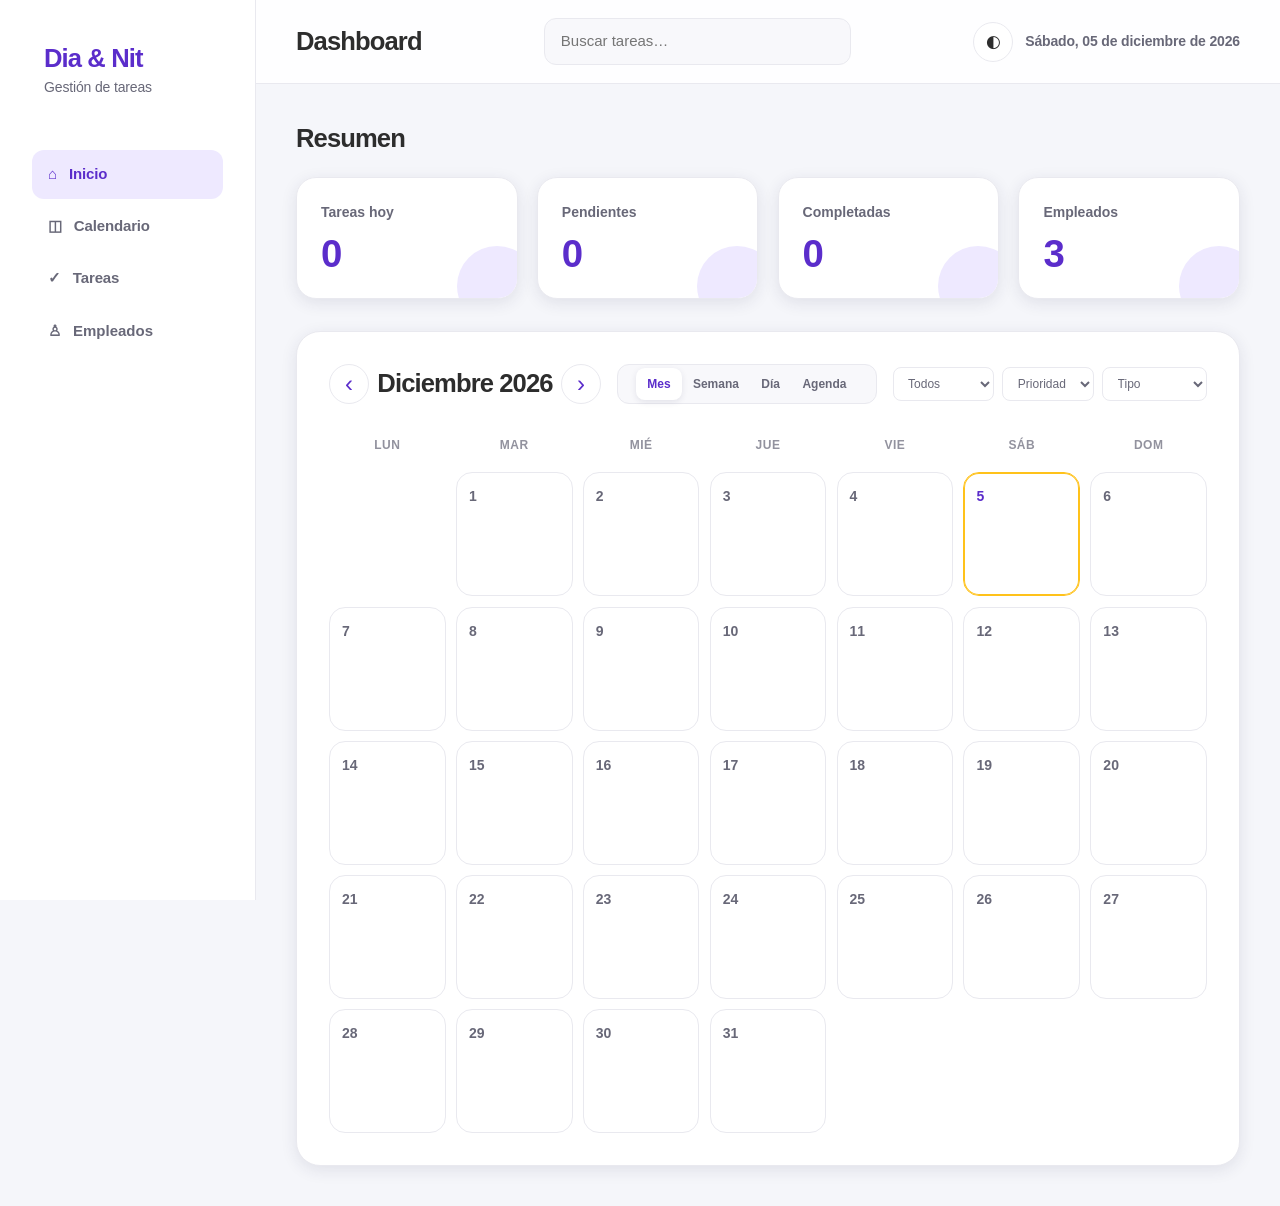
<file: index.html>
<!DOCTYPE html>
<html lang="es">
<head>
    <meta charset="UTF-8">
    <meta name="viewport" content="width=device-width, initial-scale=1.0">
    <meta name="theme-color" content="#5B2DCB">
    <meta name="mobile-web-app-capable" content="yes">
    <meta name="apple-mobile-web-app-capable" content="yes">
    <meta name="apple-mobile-web-app-status-bar-style" content="default">
    <meta name="description" content="Gestión local de tareas y empleados para Dia & Nit.">
    <title>Dia & Nit — Gestión de tareas</title>
    <link rel="manifest" href="manifest.json">
    <link rel="icon" href="assets/icons/icon-192.png" sizes="192x192" type="image/png">
    <link rel="apple-touch-icon" href="assets/icons/icon-192.png">
    <link rel="stylesheet" href="assets/css/style.css">
</head>
<body>
    <div id="app">
        <aside id="sidebar" aria-label="Navegación principal">
            <div class="logo">
                <h1>Dia & Nit</h1>
                <p>Gestión de tareas</p>
                <!-- <button id="employeesButton" class="header-button" type="button">Empleados</button> -->
            </div>
            <nav>
                <ul class="menu">
                    <li class="active"><a href="#content" aria-current="page"><span aria-hidden="true">⌂</span><span>Inicio</span></a></li>
                    <li><a href="#calendar"><span aria-hidden="true">◫</span><span>Calendario</span></a></li>
                    <li><a href="#content"><span aria-hidden="true">✓</span><span>Tareas</span></a></li>
                    <li><button class="menu-button" type="button" data-open-employees><span aria-hidden="true">♙</span><span>Empleados</span></button></li>
                </ul>
            </nav>
        </aside>
        <main id="main">
            <header id="header">
                <div><h2>Dashboard</h2></div>
                <div><label class="sr-only" for="search">Buscar tareas</label><input id="search" type="search" placeholder="Buscar tareas…" autocomplete="off"></div>
                <div class="header-actions">
                    <button id="themeToggle" class="theme-toggle" type="button" aria-label="Cambiar tema" title="Cambiar tema">◐</button>
                    <div id="today" aria-live="polite"></div>
                </div>
            </header>
            <section id="content" aria-labelledby="summaryTitle">
                <h2 id="summaryTitle">Resumen</h2>
                <div class="stats">
                    <button class="stat-card" id="cardToday" type="button"><span>Tareas hoy</span><strong id="todayTasks">0</strong></button>
                    <button class="stat-card" id="cardPending" type="button"><span>Pendientes</span><strong id="pendingTasks">0</strong></button>
                    <button class="stat-card" id="cardCompleted" type="button"><span>Completadas</span><strong id="completedTasks">0</strong></button>
                    <button class="stat-card" id="cardEmployees" type="button"><span>Empleados</span><strong id="employeeCount">0</strong></button>
                </div>
                <div class="calendar-placeholder"><div id="calendar"></div></div>
            </section>
        </main>
    </div>
    <script type="module" src="assets/js/core/app.js"></script>
</body>
</html>
</file>
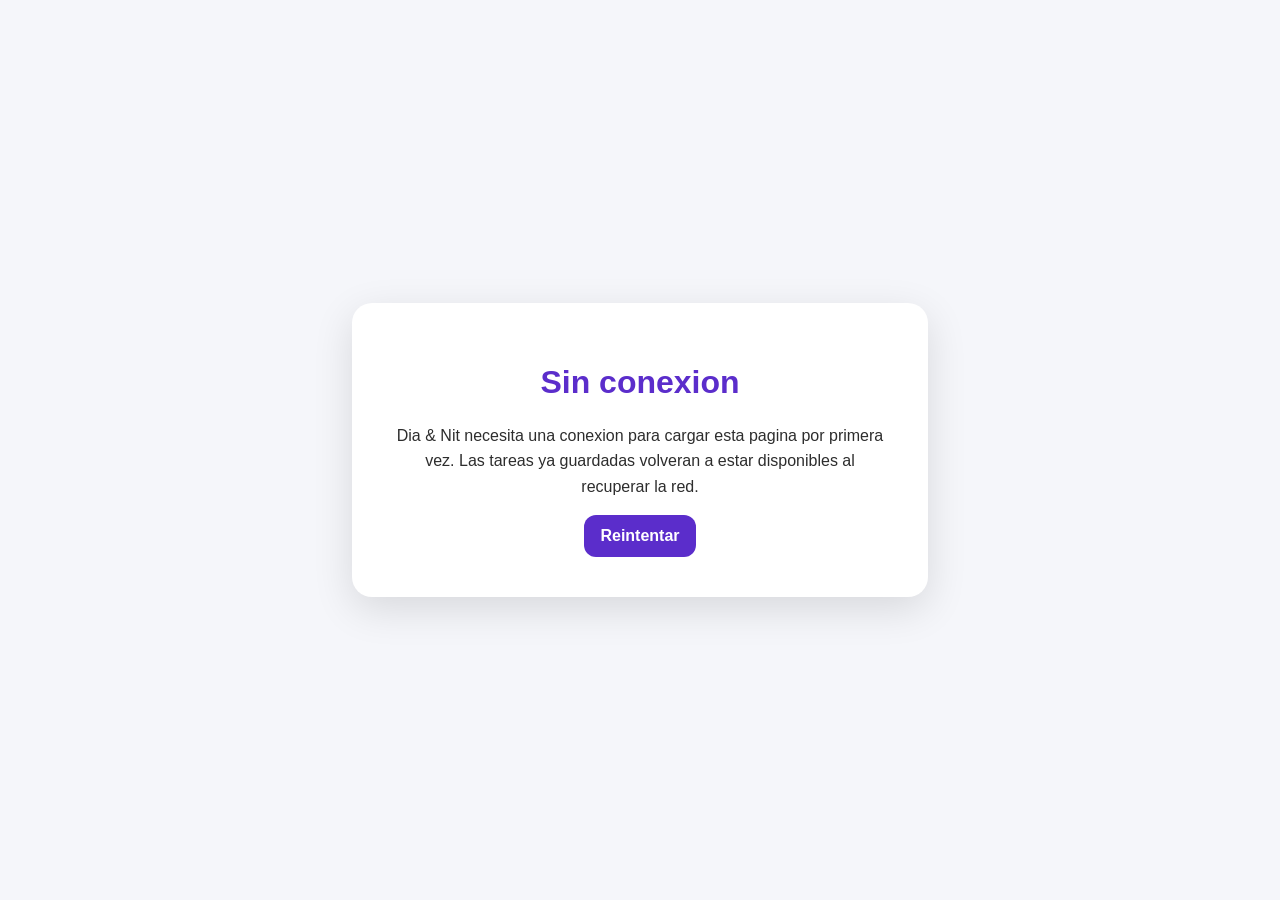
<file: offline.html>
<!DOCTYPE html>
<html lang="es">
<head>
    <meta charset="UTF-8">
    <meta name="viewport" content="width=device-width, initial-scale=1.0">
    <meta name="theme-color" content="#5B2DCB">
    <meta http-equiv="Content-Security-Policy" content="default-src 'self'; base-uri 'self'; form-action 'self'; img-src 'self'; object-src 'none'; script-src 'self'; style-src 'self'">
    <title>Dia & Nit - Sin conexion</title>
    <link rel="stylesheet" href="assets/css/offline.css">
</head>
<body>
    <main>
        <h1>Sin conexion</h1>
        <p>Dia & Nit necesita una conexion para cargar esta pagina por primera vez. Las tareas ya guardadas volveran a estar disponibles al recuperar la red.</p>
        <button id="retryButton" type="button">Reintentar</button>
    </main>
    <script src="assets/js/core/offline.js" defer></script>
</body>
</html>
</file>
<file: assets/css/style.css>
@import url("base/variables.css");
@import url("base/reset.css");
@import url("base/typography.css");
@import url("base/animations.css");
@import url("base/utilities.css");

@import url("layout/sidebar.css");
@import url("layout/header.css");
@import url("layout/dashboard.css");

@import url("components/button.css");
@import url("components/card.css");
@import url("components/badge.css");
@import url("components/form.css");
@import url("components/modal.css");
@import url("components/install-button.css");

@import url("pages/calendar.css");
@import url("pages/calendar-accessibility.css");
@import url("pages/employees.css");
@import url("pages/tasks.css");

@import url("responsive/mobile.css");
@import url("responsive/tablet.css");
@import url("responsive/desktop.css");
</file>
<file: assets/css/offline.css>
:root { color-scheme: light dark; --brand: #5B2DCB; --canvas: #F5F6FA; --surface: #FFFFFF; --text: #2D2D2D; }
@media (prefers-color-scheme: dark) { :root { --canvas: #171522; --surface: #201D2D; --text: #F6F4FB; } }
body { display: grid; min-height: 100vh; place-items: center; margin: 0; background: var(--canvas); color: var(--text); font-family: "Segoe UI", Arial, sans-serif; }
main { width: min(90%, 31rem); padding: 2.5rem; border-radius: 1.25rem; background: var(--surface); box-shadow: 0 .75rem 2.5rem rgb(0 0 0 / 12%); text-align: center; }
h1 { color: var(--brand); }
p { line-height: 1.6; }
button { padding: .75rem 1rem; border: 0; border-radius: .75rem; background: var(--brand); color: #fff; cursor: pointer; font: inherit; font-weight: 700; }
</file>
